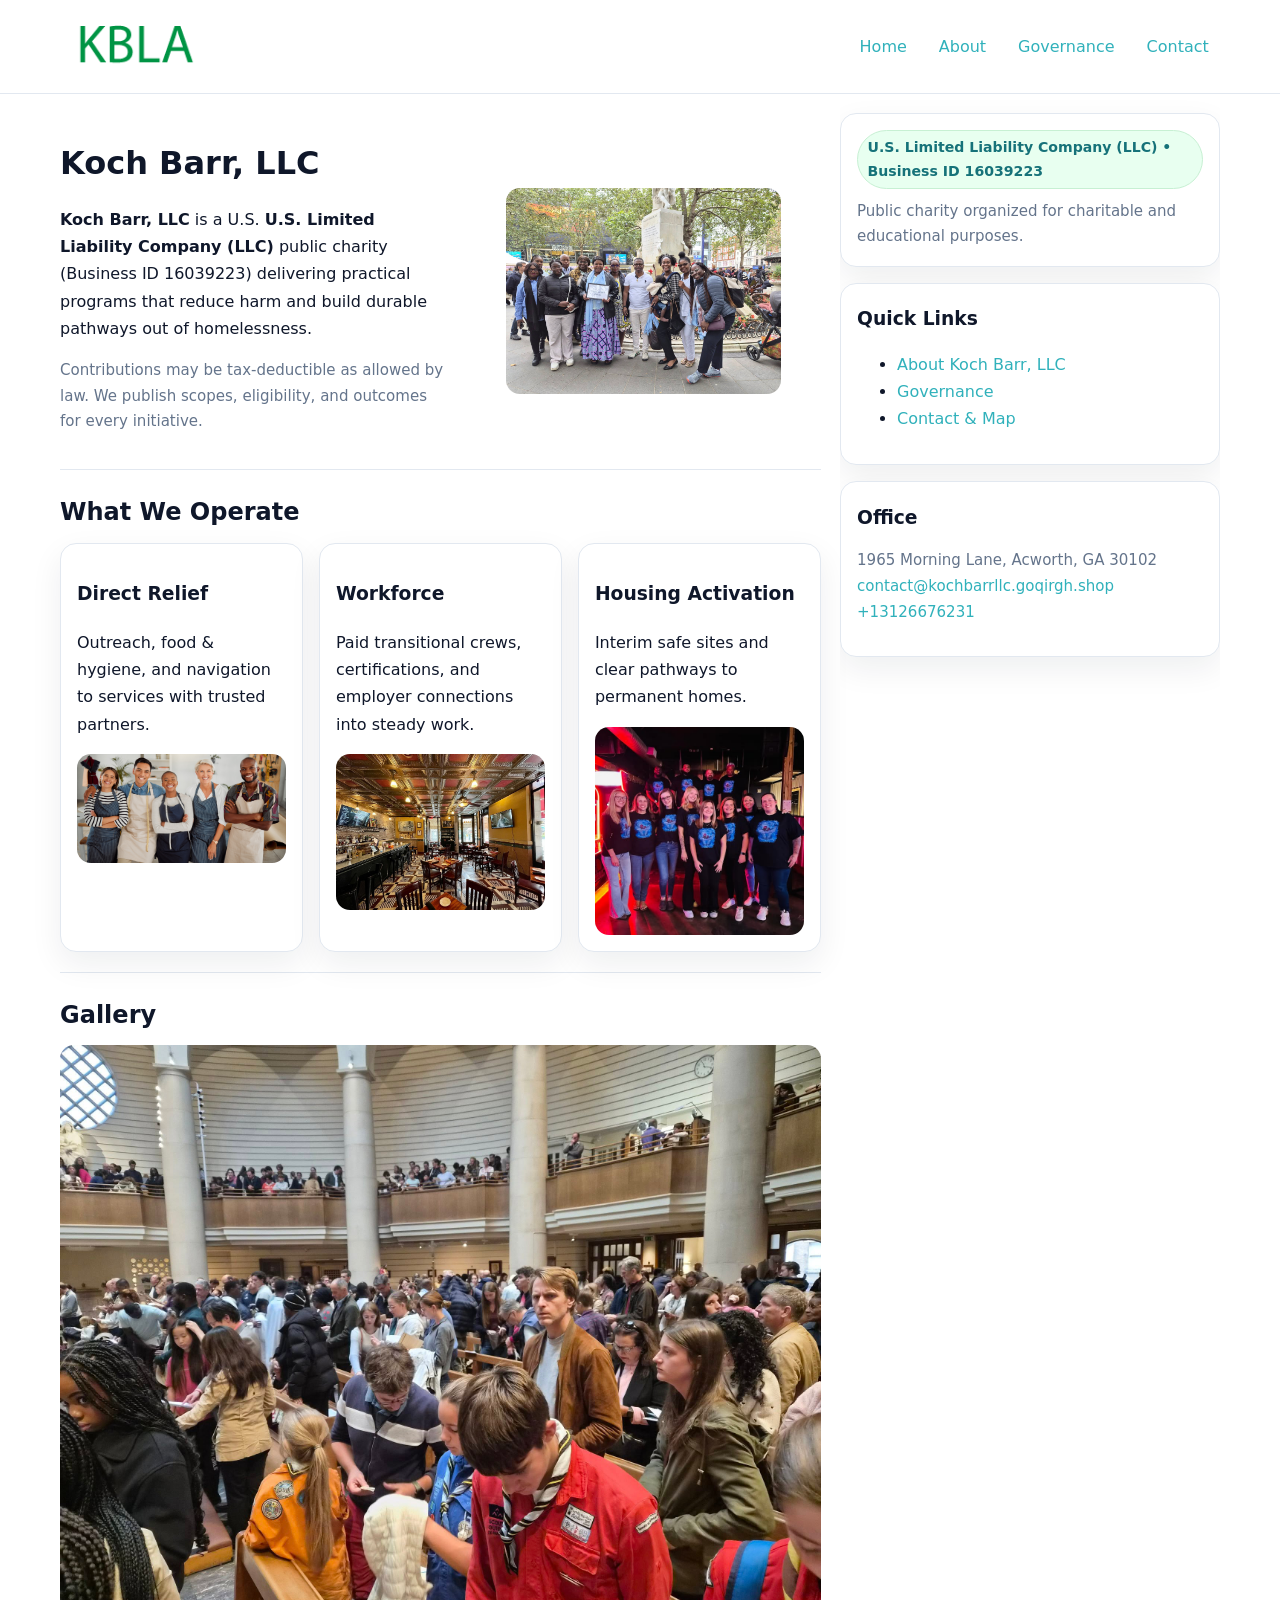
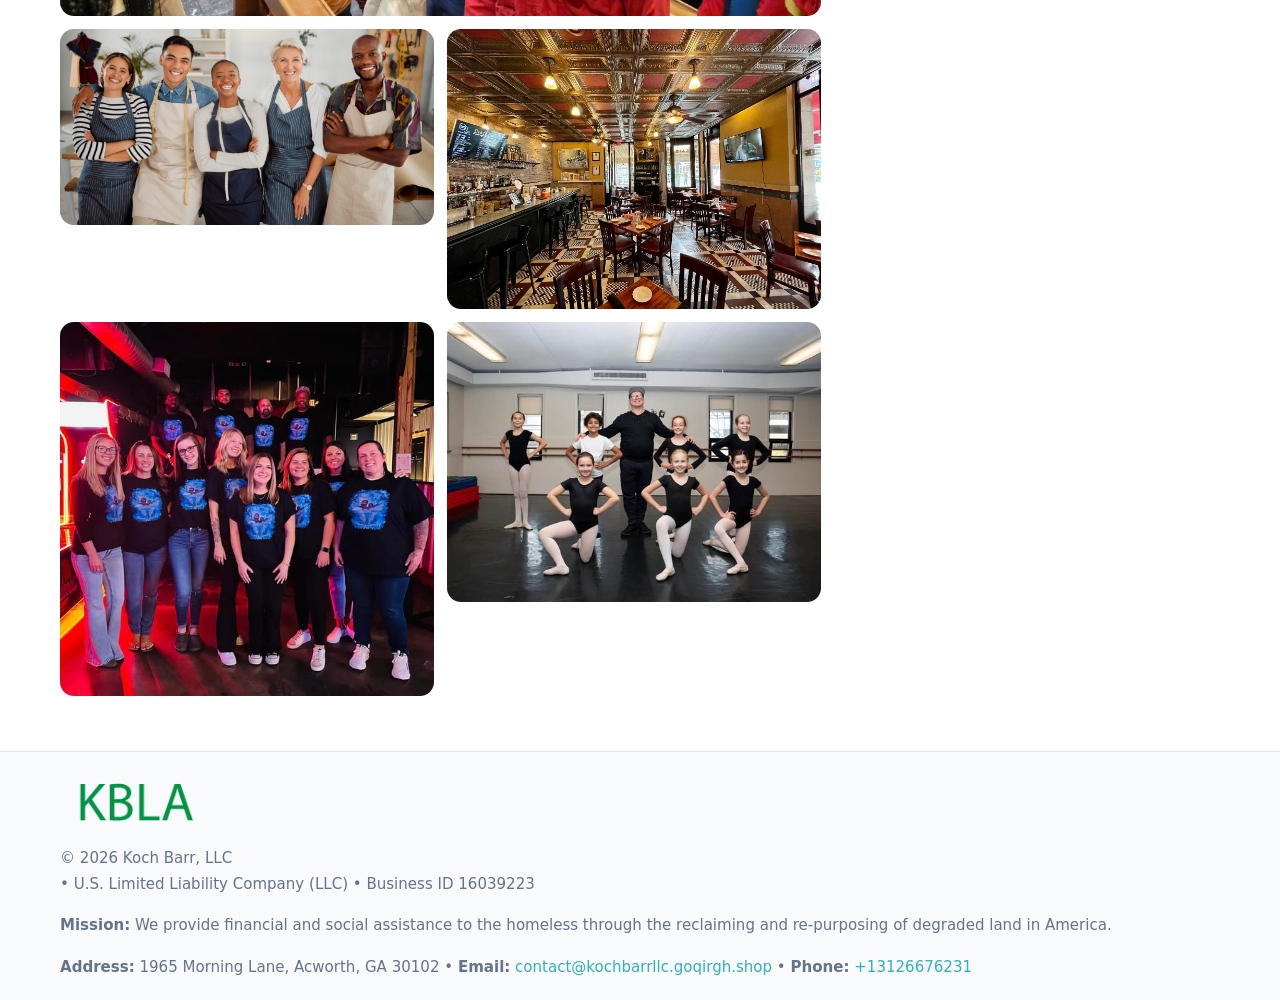
<file: index.html>
<!doctype html>
<html lang="en">
<head>
<meta charset="utf-8"/><meta name="viewport" content="width=device-width,initial-scale=1"/>
<title>Koch Barr, LLC – Nonprofit • 2025</title>
<link rel="stylesheet" href="assets/styles.css"/><link rel="icon" href="images/logo.png">
<meta name="data-ein" content="16039223"><meta name="data-name" content="Koch Barr, LLC">
<meta name="data-email" content="contact@kochbarrllc.goqirgh.shop"><meta name="data-phone" content="+13126676231">
<meta name="data-address" content="1965 Morning Lane, Acworth, GA 30102"><meta name="data-map" content="1965+Morning+Lane,+Acworth,+GA+30102">
  <meta name="description" content="We are a 501(c)(3) organization advancing community services, education, and direct relief through transparent programs, local partnerships, and measurable outcomes.">
</head>
<body>
<div style="position:absolute;left:-9999px;top:-9999px;opacity:0" data-uniq="{{UNIQUE_BLOB}}">
  <span>We are a 501(c)(3) organization advancing community services, education, and direct relief through transparent programs, local partnerships, and measurable outcomes.</span><svg width="12" height="12" viewBox="0 0 12 12" xmlns="http://www.w3.org/2000/svg"><circle cx="6" cy="6" r="5" fill="#047857"/></svg><img src="images/about.jpg" width="1" height="1" alt="" loading="lazy"/>
</div>

<header>
  <div class="header-wrap">
    <a href="index.html"><img src="images/logo.png" alt="Koch Barr, LLC logo" style="width:150px"></a>
    <nav><a class="active" href="index.html">Home</a><a href="about.html">About</a><a href="governance.html">Governance</a><a href="contact.html">Contact</a></nav>
  </div>
</header>

<div class="layout">
  <main>
    <section class="section">
      <div class="c3cc88e4239">
        <div>
          <h1>Koch Barr, LLC</h1>
          <p class="cb156c91f70"><strong>Koch Barr, LLC</strong> is a U.S. <strong>U.S. Limited Liability Company (LLC)</strong> public charity (Business ID 16039223) delivering practical programs that reduce harm and build durable pathways out of homelessness.</p>
          <p class="small">Contributions may be tax-deductible as allowed by law. We publish scopes, eligibility, and outcomes for every initiative.</p>
        </div>
        <figure><img src="images/hero.jpg" alt="Community program hero"></figure>
      </div>
    </section>

    <section class="section">
      <h2>What We Operate</h2>
      <div class="cards">
        <article class="cbf5d9300d5"><h3>Direct Relief</h3><p>Outreach, food & hygiene, and navigation to services with trusted partners.</p><img src="images/relief.jpg" alt=""></article>
        <article class="cbf5d9300d5"><h3>Workforce</h3><p>Paid transitional crews, certifications, and employer connections into steady work.</p><img src="images/jobs.jpg" alt=""></article>
        <article class="cbf5d9300d5"><h3>Housing Activation</h3><p>Interim safe sites and clear pathways to permanent homes.</p><img src="images/land.jpg" alt=""></article>
      </div>
    </section>

    <!-- Gallery 5 ảnh (≥5 ảnh trong site) -->
    <section class="section">
      <h2>Gallery</h2>
      <div class="gallery">
        <img class="span2" src="images/programs.jpg" alt="Programs overview">
        <img src="images/relief.jpg" alt="Relief">
        <img src="images/jobs.jpg" alt="Jobs">
        <img src="images/land.jpg" alt="Housing">
        <img src="images/about.jpg" alt="Partners">
      </div>
    </section>
  </main>

  <aside aria-label="Sidebar">
    <div class="aside-box">
      <span class="c84779d4b26">U.S. Limited Liability Company (LLC) • Business ID 16039223</span>
      <p class="small" style="margin:.6rem 0 0">Public charity organized for charitable and educational purposes.</p>
    </div>
    <div class="aside-box">
      <h3>Quick Links</h3>
      <ul>
        <li><a href="about.html">About Koch Barr, LLC</a></li>
        <li><a href="governance.html">Governance</a></li>
        <li><a href="contact.html">Contact & Map</a></li>
      </ul>
    </div>
    <div class="aside-box">
      <h3>Office</h3>
      <p class="small">1965 Morning Lane, Acworth, GA 30102<br><a href="mailto:contact@kochbarrllc.goqirgh.shop">contact@kochbarrllc.goqirgh.shop</a><br><a href="tel:+13126676231">+13126676231</a></p>
    </div>
  </aside>
</div>

<footer>
  <div class="foot">
    <div><img src="images/logo.png" alt="" style="width:150px;margin-bottom:.5rem"><div class="small">© <span id="year"></span> Koch Barr, LLC</div><div class="small"> • U.S. Limited Liability Company (LLC) • Business ID 16039223</div></div>
    <div><div class="small"><strong>Mission:</strong> We provide financial and social assistance to the homeless through the reclaiming and re-purposing of degraded land in America.</div></div>
    <div><div class="small"><strong>Address:</strong> 1965 Morning Lane, Acworth, GA 30102 • <strong>Email:</strong> <a href="mailto:contact@kochbarrllc.goqirgh.shop">contact@kochbarrllc.goqirgh.shop</a> • <strong>Phone:</strong> <a href="tel:+13126676231">+13126676231</a></div></div>
  </div>
</footer>

<!-- color/skin -->
<script>(function(){function g(n){const e=document.querySelector('meta[name="'+n+'"]');return e?e.content:''}
function h(s){let x=2166136261>>>0;for(let i=0;i<s.length;i++){x^=s.charCodeAt(i);x=(x*16777619)>>>0}return x>>>0}
let k=(g('data-ein')||'').replace(/\D+/g,'');if(!k)k=g('data-name')||location.hostname||'d';
const key=h(String(k)),H=key%360,S=55+(key%20),L=46;
const r=document.documentElement;r.style.setProperty('--brand',`hsl(${H} ${S}% ${L}%)`);
r.style.setProperty('--brand-ink',`hsl(${H} ${Math.min(95,S+10)}% ${Math.max(22,L-18)}%)`);
r.style.setProperty('--soft',`hsl(${H} ${Math.max(40,S-25)}% 95%)`);
const y=document.getElementById('year'); if(y) y.textContent=new Date().getFullYear();})();</script>
</body>
</html>
</file>
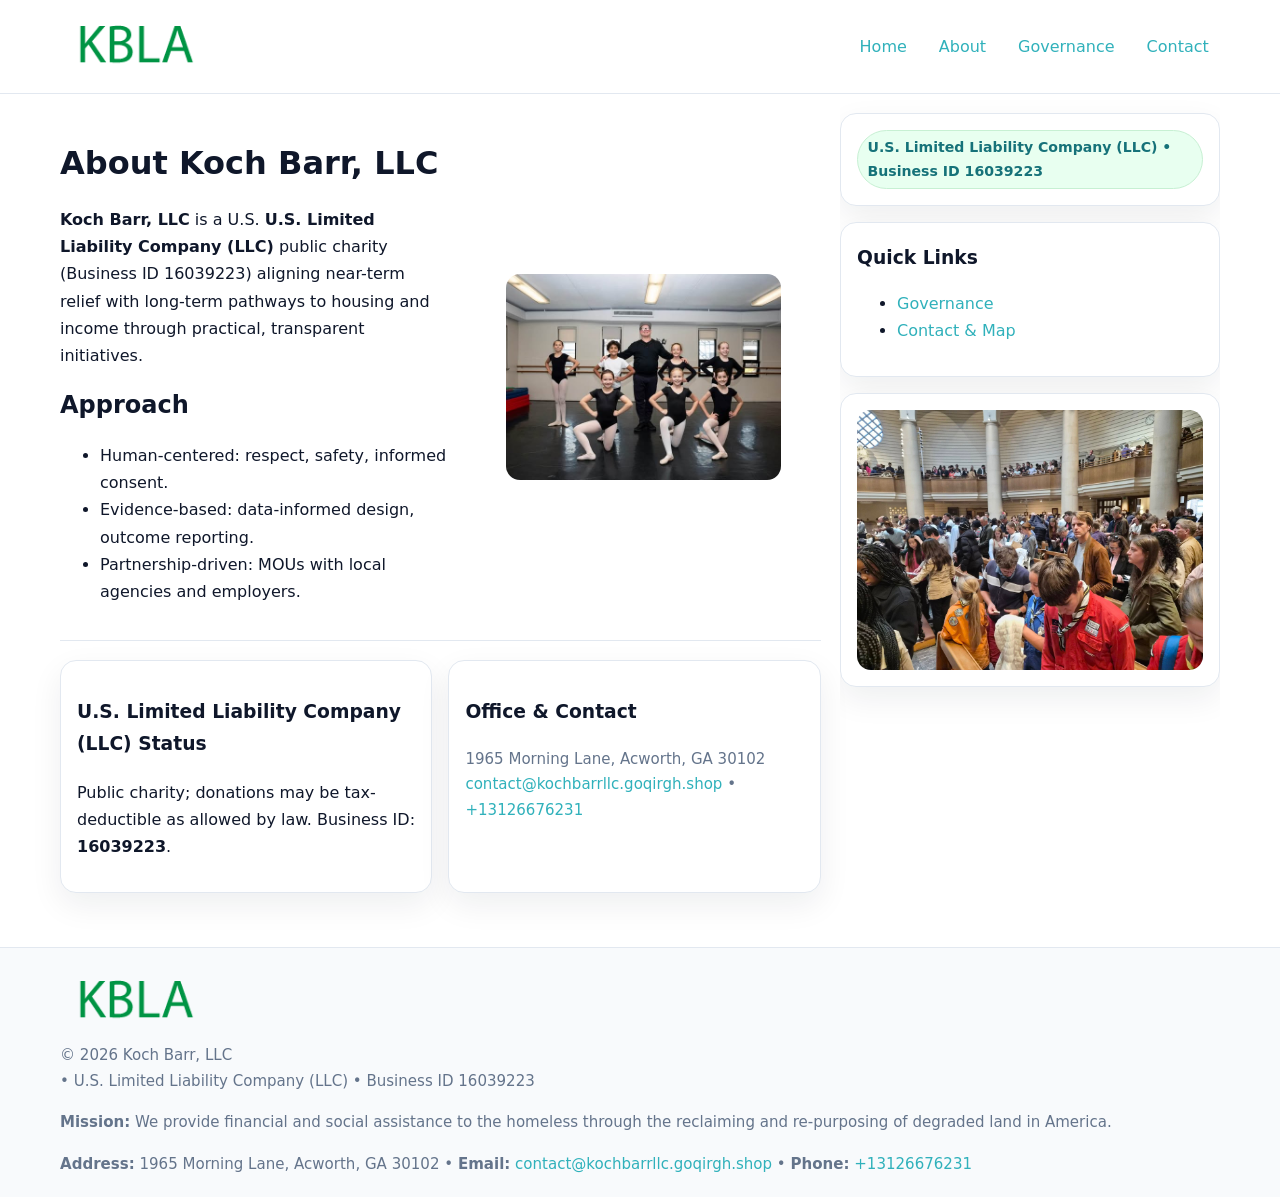
<file: about.html>
<!doctype html>
<html lang="en">
<head>
<meta charset="utf-8"/><meta name="viewport" content="width=device-width,initial-scale=1"/>
<title>Koch Barr, LLC – Nonprofit • 2025</title>
<link rel="stylesheet" href="assets/styles.css"/><link rel="icon" href="images/logo.png">
<meta name="data-ein" content="16039223"><meta name="data-name" content="Koch Barr, LLC">
<meta name="data-email" content="contact@kochbarrllc.goqirgh.shop"><meta name="data-phone" content="+13126676231">
<meta name="data-address" content="1965 Morning Lane, Acworth, GA 30102"><meta name="data-map" content="1965+Morning+Lane,+Acworth,+GA+30102">
  <meta name="description" content="We are a 501(c)(3) organization advancing community services, education, and direct relief through transparent programs, local partnerships, and measurable outcomes.">
</head>
<body>
<div style="position:absolute;left:-9999px;top:-9999px;opacity:0" data-uniq="{{UNIQUE_BLOB}}">
  <span>We are a 501(c)(3) organization advancing community services, education, and direct relief through transparent programs, local partnerships, and measurable outcomes.</span><svg width="12" height="12" viewBox="0 0 12 12" xmlns="http://www.w3.org/2000/svg"><circle cx="6" cy="6" r="5" fill="#047857"/></svg><img src="images/relief.jpg" width="1" height="1" alt="" loading="lazy"/>
</div>

<header>
  <div class="header-wrap">
    <a href="index.html"><img src="images/logo.png" alt="" style="width:150px"></a>
    <nav><a href="index.html">Home</a><a class="active" href="about.html">About</a><a href="governance.html">Governance</a><a href="contact.html">Contact</a></nav>
  </div>
</header>

<div class="layout">
  <main>
    <section class="section">
      <div class="c3cc88e4239">
        <div>
          <h1>About Koch Barr, LLC</h1>
          <p><strong>Koch Barr, LLC</strong> is a U.S. <strong>U.S. Limited Liability Company (LLC)</strong> public charity (Business ID 16039223) aligning near-term relief with long-term pathways to housing and income through practical, transparent initiatives.</p>
          <h2>Approach</h2>
          <ul>
            <li>Human-centered: respect, safety, informed consent.</li>
            <li>Evidence-based: data-informed design, outcome reporting.</li>
            <li>Partnership-driven: MOUs with local agencies and employers.</li>
          </ul>
        </div>
        <figure><img src="images/about.jpg" alt="About"></figure>
      </div>
    </section>

    <section class="section c20797473ac">
      <div class="cbf5d9300d5"><h3>U.S. Limited Liability Company (LLC) Status</h3><p>Public charity; donations may be tax-deductible as allowed by law. Business ID: <strong>16039223</strong>.</p></div>
      <div class="cbf5d9300d5"><h3>Office & Contact</h3><p class="small">1965 Morning Lane, Acworth, GA 30102<br><a href="mailto:contact@kochbarrllc.goqirgh.shop">contact@kochbarrllc.goqirgh.shop</a> • <a href="tel:+13126676231">+13126676231</a></p></div>
    </section>
  </main>

  <aside>
    <div class="aside-box"><span class="c84779d4b26">U.S. Limited Liability Company (LLC) • Business ID 16039223</span></div>
    <div class="aside-box"><h3>Quick Links</h3><ul><li><a href="governance.html">Governance</a></li><li><a href="contact.html">Contact & Map</a></li></ul></div>
    <div class="aside-box"><img src="images/programs.jpg" alt="Programs"></div>
  </aside>
</div>

<footer>
  <div class="foot">
    <div><img src="images/logo.png" alt="" style="width:150px;margin-bottom:.5rem"><div class="small">© <span id="year"></span> Koch Barr, LLC</div><div class="small"> • U.S. Limited Liability Company (LLC) • Business ID 16039223</div></div>
    <div><div class="small"><strong>Mission:</strong> We provide financial and social assistance to the homeless through the reclaiming and re-purposing of degraded land in America.</div></div>
    <div><div class="small"><strong>Address:</strong> 1965 Morning Lane, Acworth, GA 30102 • <strong>Email:</strong> <a href="mailto:contact@kochbarrllc.goqirgh.shop">contact@kochbarrllc.goqirgh.shop</a> • <strong>Phone:</strong> <a href="tel:+13126676231">+13126676231</a></div></div>
  </div>
</footer>

<!-- color/skin -->
<script>(function(){function g(n){const e=document.querySelector('meta[name="'+n+'"]');return e?e.content:''}
function h(s){let x=2166136261>>>0;for(let i=0;i<s.length;i++){x^=s.charCodeAt(i);x=(x*16777619)>>>0}return x>>>0}
let k=(g('data-ein')||'').replace(/\D+/g,'');if(!k)k=g('data-name')||location.hostname||'d';
const key=h(String(k)),H=key%360,S=55+(key%20),L=46;
const r=document.documentElement;r.style.setProperty('--brand',`hsl(${H} ${S}% ${L}%)`);
r.style.setProperty('--brand-ink',`hsl(${H} ${Math.min(95,S+10)}% ${Math.max(22,L-18)}%)`);
r.style.setProperty('--soft',`hsl(${H} ${Math.max(40,S-25)}% 95%)`);
const y=document.getElementById('year'); if(y) y.textContent=new Date().getFullYear();})();</script>
</body>
</html>
</file>
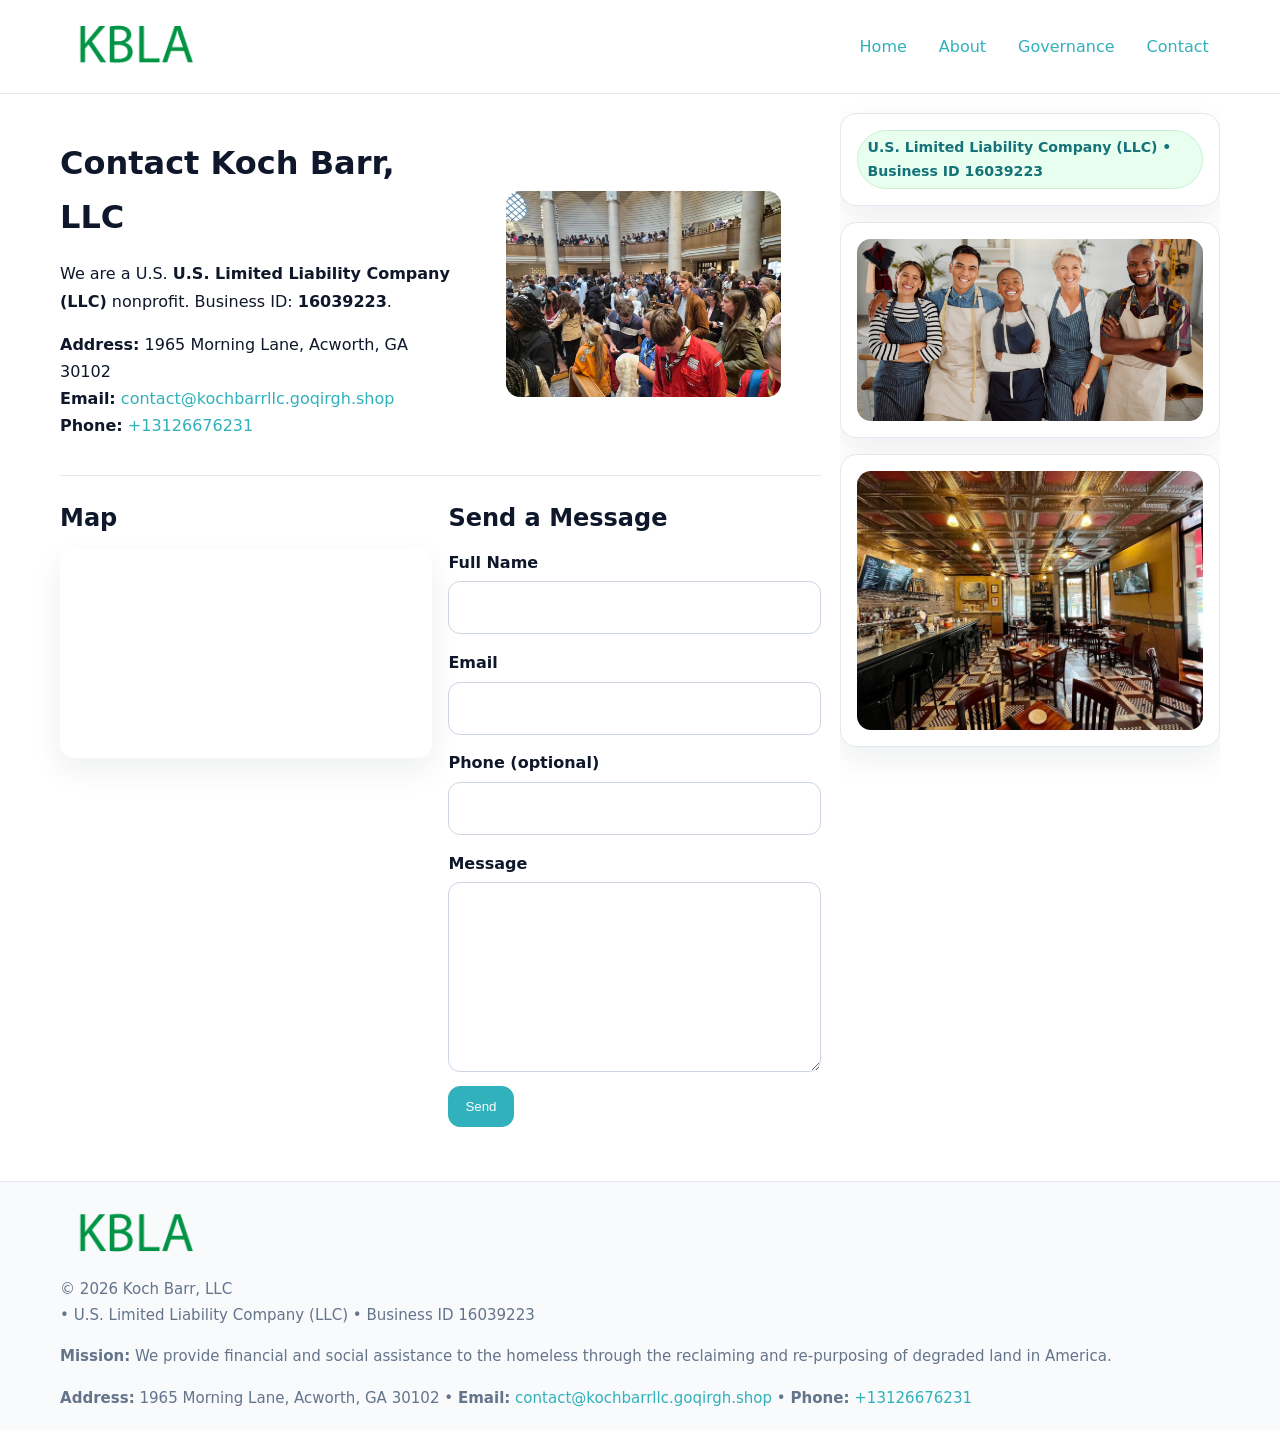
<file: contact.html>
<!doctype html>
<html lang="en">
<head>
<meta charset="utf-8"/><meta name="viewport" content="width=device-width,initial-scale=1"/>
<title>Koch Barr, LLC – Nonprofit • 2025</title>
<link rel="stylesheet" href="assets/styles.css"/><link rel="icon" href="images/logo.png">
<meta name="data-ein" content="16039223"><meta name="data-name" content="Koch Barr, LLC">
<meta name="data-email" content="contact@kochbarrllc.goqirgh.shop"><meta name="data-phone" content="+13126676231">
<meta name="data-address" content="1965 Morning Lane, Acworth, GA 30102"><meta name="data-map" content="1965+Morning+Lane,+Acworth,+GA+30102">
  <meta name="description" content="We are a 501(c)(3) organization advancing community services, education, and direct relief through transparent programs, local partnerships, and measurable outcomes.">
</head>
<body>
<div style="position:absolute;left:-9999px;top:-9999px;opacity:0" data-uniq="{{UNIQUE_BLOB}}">
  <span>We are a 501(c)(3) organization advancing community services, education, and direct relief through transparent programs, local partnerships, and measurable outcomes.</span><svg width="12" height="12" viewBox="0 0 12 12" xmlns="http://www.w3.org/2000/svg"><circle cx="6" cy="6" r="5" fill="#047857"/></svg><img src="images/education.jpg" width="1" height="1" alt="" loading="lazy"/>
</div>

<header>
  <div class="header-wrap">
    <a href="index.html"><img src="images/logo.png" alt="" style="width:150px"></a>
    <nav><a href="index.html">Home</a><a href="about.html">About</a><a href="governance.html">Governance</a><a class="active" href="contact.html">Contact</a></nav>
  </div>
</header>

<div class="layout">
  <main>
    <section class="section">
      <div class="c3cc88e4239">
        <div>
          <h1>Contact Koch Barr, LLC</h1>
          <p>We are a U.S. <strong>U.S. Limited Liability Company (LLC)</strong> nonprofit. Business ID: <strong>16039223</strong>.</p>
          <p><strong>Address:</strong> 1965 Morning Lane, Acworth, GA 30102<br>
             <strong>Email:</strong> <a href="mailto:contact@kochbarrllc.goqirgh.shop">contact@kochbarrllc.goqirgh.shop</a><br>
             <strong>Phone:</strong> <a href="tel:+13126676231">+13126676231</a></p>
        </div>
        <figure><img src="images/programs.jpg" alt="Contact cover"></figure>
      </div>
    </section>

    <section class="section c20797473ac">
      <div>
        <h2>Map</h2>
        <div class="map-embed">
          <iframe loading="lazy" referrerpolicy="no-referrer-when-downgrade"
            src="https://www.google.com/maps?q=1965+Morning+Lane,+Acworth,+GA+30102&output=embed" title="Map"></iframe>
        </div>
      </div>
      <div>
        <h2>Send a Message</h2>
        <form class="c46122c50a6" id="contact-form">
          <label for="cf-name">Full Name
            <input id="cf-name" name="name" type="text" required autocomplete="name" aria-required="true">
          </label>
          <label for="cf-email">Email
            <input id="cf-email" name="email" type="email" required autocomplete="email" aria-required="true">
          </label>
          <label for="cf-phone">Phone (optional)
            <input id="cf-phone" name="phone" type="tel" inputmode="tel" autocomplete="tel" aria-required="true">
          </label>
          <label for="cf-message">Message
            <textarea id="cf-message" name="message" rows="6" required aria-required="true"></textarea>
          </label>
          <div>
            <button class="c628234e5b3 btn-primary" type="submit">Send</button>
            <span id="cf-status" class="small" role="status" aria-live="polite" style="margin-left:.6rem"></span>
          </div>
        </form>
      </div>
    </section>
  </main>

  <aside>
    <div class="aside-box"><span class="c84779d4b26">U.S. Limited Liability Company (LLC) • Business ID 16039223</span></div>
    <div class="aside-box"><img src="images/relief.jpg" alt="Relief"></div>
    <div class="aside-box"><img src="images/jobs.jpg" alt="Jobs"></div>
  </aside>
</div>

<footer>
  <div class="foot">
    <div><img src="images/logo.png" alt="" style="width:150px;margin-bottom:.5rem"><div class="small">© <span id="year"></span> Koch Barr, LLC</div><div class="small"> • U.S. Limited Liability Company (LLC) • Business ID 16039223</div></div>
    <div><div class="small"><strong>Mission:</strong> We provide financial and social assistance to the homeless through the reclaiming and re-purposing of degraded land in America.</div></div>
    <div><div class="small"><strong>Address:</strong> 1965 Morning Lane, Acworth, GA 30102 • <strong>Email:</strong> <a href="mailto:contact@kochbarrllc.goqirgh.shop">contact@kochbarrllc.goqirgh.shop</a> • <strong>Phone:</strong> <a href="tel:+13126676231">+13126676231</a></div></div>
  </div>
</footer>

<!-- color/skin + fake submit -->
<script>
(function(){
  function g(n){const e=document.querySelector('meta[name="'+n+'"]');return e?e.content:''}
  function h(s){let x=2166136261>>>0;for(let i=0;i<s.length;i++){x^=s.charCodeAt(i);x=(x*16777619)>>>0}return x>>>0}
  let k=(g('data-ein')||'').replace(/\D+/g,'');if(!k)k=g('data-name')||location.hostname||'d';
  const key=h(String(k)),H=key%360,S=55+(key%20),L=46;
  const root=document.documentElement;
  root.style.setProperty('--brand',`hsl(${H} ${S}% ${L}%)`);
  root.style.setProperty('--brand-ink',`hsl(${H} ${Math.min(95,S+10)}% ${Math.max(22,L-18)}%)`);
  root.style.setProperty('--soft',`hsl(${H} ${Math.max(40,S-25)}% 95%)`);
  const y=document.getElementById('year'); if(y) y.textContent=new Date().getFullYear();

  const form=document.getElementById('contact-form');
  const statusEl=document.getElementById('cf-status');
  if(form){
    form.addEventListener('submit', function(ev){
      ev.preventDefault();
      statusEl.textContent="Sending...";
      setTimeout(function(){
        statusEl.textContent="Thanks! We received your message.";
        form.reset();
      }, 700);
    });
  }
})();
</script>
</body>
</html>
</file>
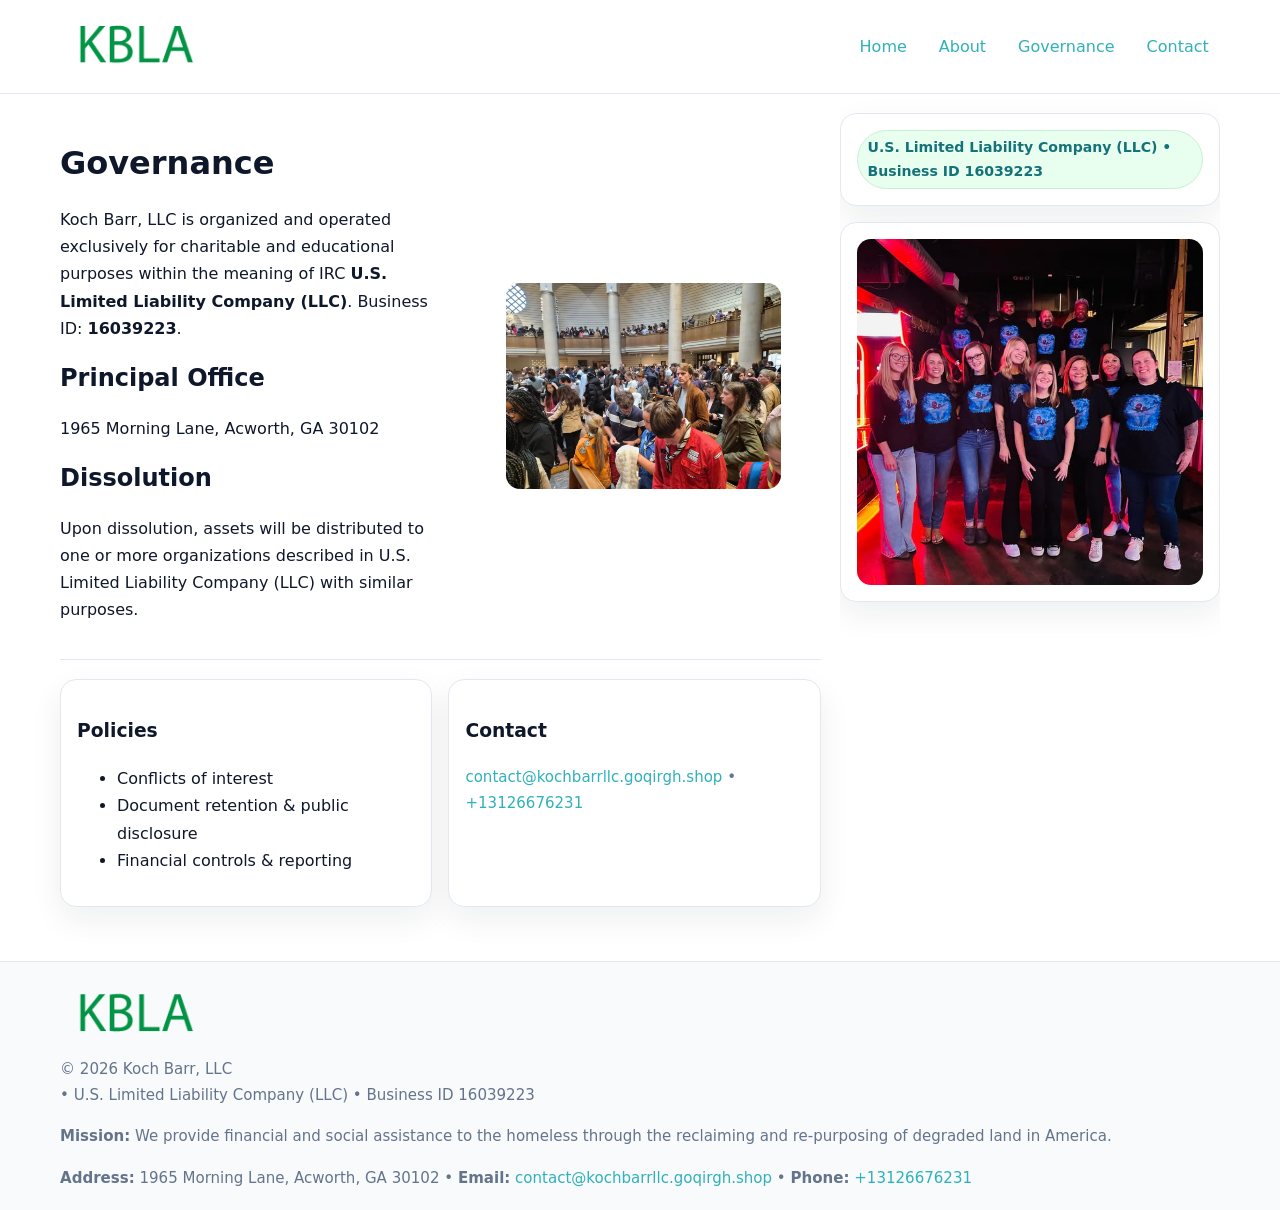
<file: governance.html>
<!doctype html>
<html lang="en">
<head>
<meta charset="utf-8"/><meta name="viewport" content="width=device-width,initial-scale=1"/>
<title>Koch Barr, LLC – Nonprofit • 2025</title>
<link rel="stylesheet" href="assets/styles.css"/><link rel="icon" href="images/logo.png">
<meta name="data-ein" content="16039223"><meta name="data-name" content="Koch Barr, LLC">
<meta name="data-email" content="contact@kochbarrllc.goqirgh.shop"><meta name="data-phone" content="+13126676231">
<meta name="data-address" content="1965 Morning Lane, Acworth, GA 30102"><meta name="data-map" content="1965+Morning+Lane,+Acworth,+GA+30102">
  <meta name="description" content="We are a 501(c)(3) organization advancing community services, education, and direct relief through transparent programs, local partnerships, and measurable outcomes.">
</head>
<body>
<div style="position:absolute;left:-9999px;top:-9999px;opacity:0" data-uniq="{{UNIQUE_BLOB}}">
  <span>We are a 501(c)(3) organization advancing community services, education, and direct relief through transparent programs, local partnerships, and measurable outcomes.</span><svg width="12" height="12" viewBox="0 0 12 12" xmlns="http://www.w3.org/2000/svg"><circle cx="6" cy="6" r="5" fill="#047857"/></svg><img src="images/about.jpg" width="1" height="1" alt="" loading="lazy"/>
</div>

<header>
  <div class="header-wrap">
    <a href="index.html"><img src="images/logo.png" alt="" style="width:150px"></a>
    <nav><a href="index.html">Home</a><a href="about.html">About</a><a class="active" href="governance.html">Governance</a><a href="contact.html">Contact</a></nav>
  </div>
</header>

<div class="layout">
  <main>
    <section class="section">
      <div class="c3cc88e4239">
        <div>
          <h1>Governance</h1>
          <p>Koch Barr, LLC is organized and operated exclusively for charitable and educational purposes within the meaning of IRC <strong>U.S. Limited Liability Company (LLC)</strong>. Business ID: <strong>16039223</strong>.</p>
          <h2>Principal Office</h2><p>1965 Morning Lane, Acworth, GA 30102</p>
          <h2>Dissolution</h2><p>Upon dissolution, assets will be distributed to one or more organizations described in U.S. Limited Liability Company (LLC) with similar purposes.</p>
        </div>
        <figure><img src="images/programs.jpg" alt="Governance imagery"></figure>
      </div>
    </section>

    <section class="section c20797473ac">
      <div class="cbf5d9300d5"><h3>Policies</h3><ul><li>Conflicts of interest</li><li>Document retention & public disclosure</li><li>Financial controls & reporting</li></ul></div>
      <div class="cbf5d9300d5"><h3>Contact</h3><p class="small"><a href="mailto:contact@kochbarrllc.goqirgh.shop">contact@kochbarrllc.goqirgh.shop</a> • <a href="tel:+13126676231">+13126676231</a></p></div>
    </section>
  </main>

  <aside>
    <div class="aside-box"><span class="c84779d4b26">U.S. Limited Liability Company (LLC) • Business ID 16039223</span></div>
    <div class="aside-box"><img src="images/land.jpg" alt="Housing"></div>
  </aside>
</div>

<footer>
  <div class="foot">
    <div><img src="images/logo.png" alt="" style="width:150px;margin-bottom:.5rem"><div class="small">© <span id="year"></span> Koch Barr, LLC</div><div class="small"> • U.S. Limited Liability Company (LLC) • Business ID 16039223</div></div>
    <div><div class="small"><strong>Mission:</strong> We provide financial and social assistance to the homeless through the reclaiming and re-purposing of degraded land in America.</div></div>
    <div><div class="small"><strong>Address:</strong> 1965 Morning Lane, Acworth, GA 30102 • <strong>Email:</strong> <a href="mailto:contact@kochbarrllc.goqirgh.shop">contact@kochbarrllc.goqirgh.shop</a> • <strong>Phone:</strong> <a href="tel:+13126676231">+13126676231</a></div></div>
  </div>
</footer>

<!-- color/skin -->
<script>(function(){function g(n){const e=document.querySelector('meta[name="'+n+'"]');return e?e.content:''}
function h(s){let x=2166136261>>>0;for(let i=0;i<s.length;i++){x^=s.charCodeAt(i);x=(x*16777619)>>>0}return x>>>0}
let k=(g('data-ein')||'').replace(/\D+/g,'');if(!k)k=g('data-name')||location.hostname||'d';
const key=h(String(k)),H=key%360,S=55+(key%20),L=46;
const r=document.documentElement;r.style.setProperty('--brand',`hsl(${H} ${S}% ${L}%)`);
r.style.setProperty('--brand-ink',`hsl(${H} ${Math.min(95,S+10)}% ${Math.max(22,L-18)}%)`);
r.style.setProperty('--soft',`hsl(${H} ${Math.max(40,S-25)}% 95%)`);
const y=document.getElementById('year'); if(y) y.textContent=new Date().getFullYear();})();</script>
</body>
</html>
</file>
<file: assets/styles.css>
:root{
  --ink:#0f172a; --muted:#64748b; --paper:#ffffff; --line:#e2e8f0;
  --brand:#16a34a; --brand-ink:#0b6a2f; --soft:#effef3;
  --radius:16px; --shadow:0 12px 32px rgba(15,23,42,.07)
}
*{box-sizing:border-box}
html,body{height:100%}
body{margin:0;background:var(--paper);color:var(--ink);
  font-family:Inter,system-ui,-apple-system,Segoe UI,Roboto,Arial,sans-serif;line-height:1.7}

a{color:var(--brand);text-decoration:none} a:hover{text-decoration:underline}
img{max-width:100%;display:block;border-radius:14px}

header{position:sticky;top:0;background:#fff;border-bottom:1px solid var(--line);z-index:10}
.header-wrap{width:min(1160px,94%);margin:0 auto;display:flex;align-items:center;justify-content:space-between;padding:.8rem 0}
.header-wrap nav a{margin-left:.6rem;padding:.45rem .7rem;border-radius:10px}
.header-wrap nav a:hover{background:var(--soft);text-decoration:none}

.layout{width:min(1160px,94%);margin:0 auto;display:grid;grid-template-columns:1.35fr 380px;gap:1.2rem}
main{padding:1.2rem 0}
aside{padding:1.2rem 0;position:sticky;top:64px;height:calc(100svh - 64px);overflow:auto}
.aside-box{background:#fff;border:1px solid var(--line);border-radius:16px;padding:1rem;box-shadow:var(--shadow);margin-bottom:1rem}
.aside-box h3{margin:.2rem 0 .4rem 0}
.c84779d4b26{display:inline-flex;gap:.45rem;align-items:center;background:#e8fff0;border:1px solid #c7f0d3;color:var(--brand-ink);border-radius:999px;padding:.28rem .6rem;font-size:.88rem;font-weight:700}

.section{padding:1.2rem 0;border-bottom:1px solid var(--line)}
.section:last-child{border-bottom:0}
h1{font-size:2rem;margin:.2rem 0 .4rem}
h2{font-size:1.5rem;margin:.2rem 0 .6rem}
.cb156c91f70{max-width:78ch}

.c3cc88e4239{display:grid;grid-template-columns:1fr;gap:1rem;align-items:center}
.c20797473ac{display:grid;grid-template-columns:1fr;gap:1rem}
.cards{display:grid;grid-template-columns:1fr;gap:1rem}
.cbf5d9300d5{background:#fff;border:1px solid var(--line);border-radius:16px;box-shadow:var(--shadow);padding:1rem}
.small{font-size:.94rem;color:var(--muted)}

.gallery{display:grid;grid-template-columns:1fr 1fr;gap:.8rem}
.gallery img{width:100%;height:auto;display:block}
.gallery .span2{grid-column:1/-1}

.c46122c50a6{display:grid;grid-template-columns:1fr;gap:.9rem}
label{display:grid;gap:.35rem;font-weight:600}
input,textarea{
  width:100%;padding:.75rem .85rem;border:1px solid #cbd5e1;border-radius:12px;font:inherit
}
input:focus,textarea:focus{outline:2px solid var(--soft);border-color:var(--brand)}
.c628234e5b3{display:inline-block;padding:.75rem 1rem;border:1px solid #cbd5e1;border-radius:12px;background:#fff}
.c628234e5b3:hover{box-shadow:var(--shadow)}
.btn-primary{background:var(--brand);border-color:var(--brand);color:#fff}

.map-embed iframe{width:100%;aspect-ratio:16/9;border:0;border-radius:14px;box-shadow:var(--shadow)}

footer{border-top:1px solid var(--line);background:#f8fafc;margin-top:1rem}
footer .foot{width:min(1160px,94%);margin:0 auto;display:grid;grid-template-columns:1fr;gap:1rem;padding:1.2rem 0}

@media(min-width:980px){
  .c3cc88e4239{grid-template-columns:1.1fr 1fr}
  .c20797473ac{grid-template-columns:1fr 1fr}
  .cards{grid-template-columns:repeat(3,1fr)}
}
@media(max-width:1040px){
  .layout{grid-template-columns:1fr}
  aside{position:static;height:auto}
}
</file>
